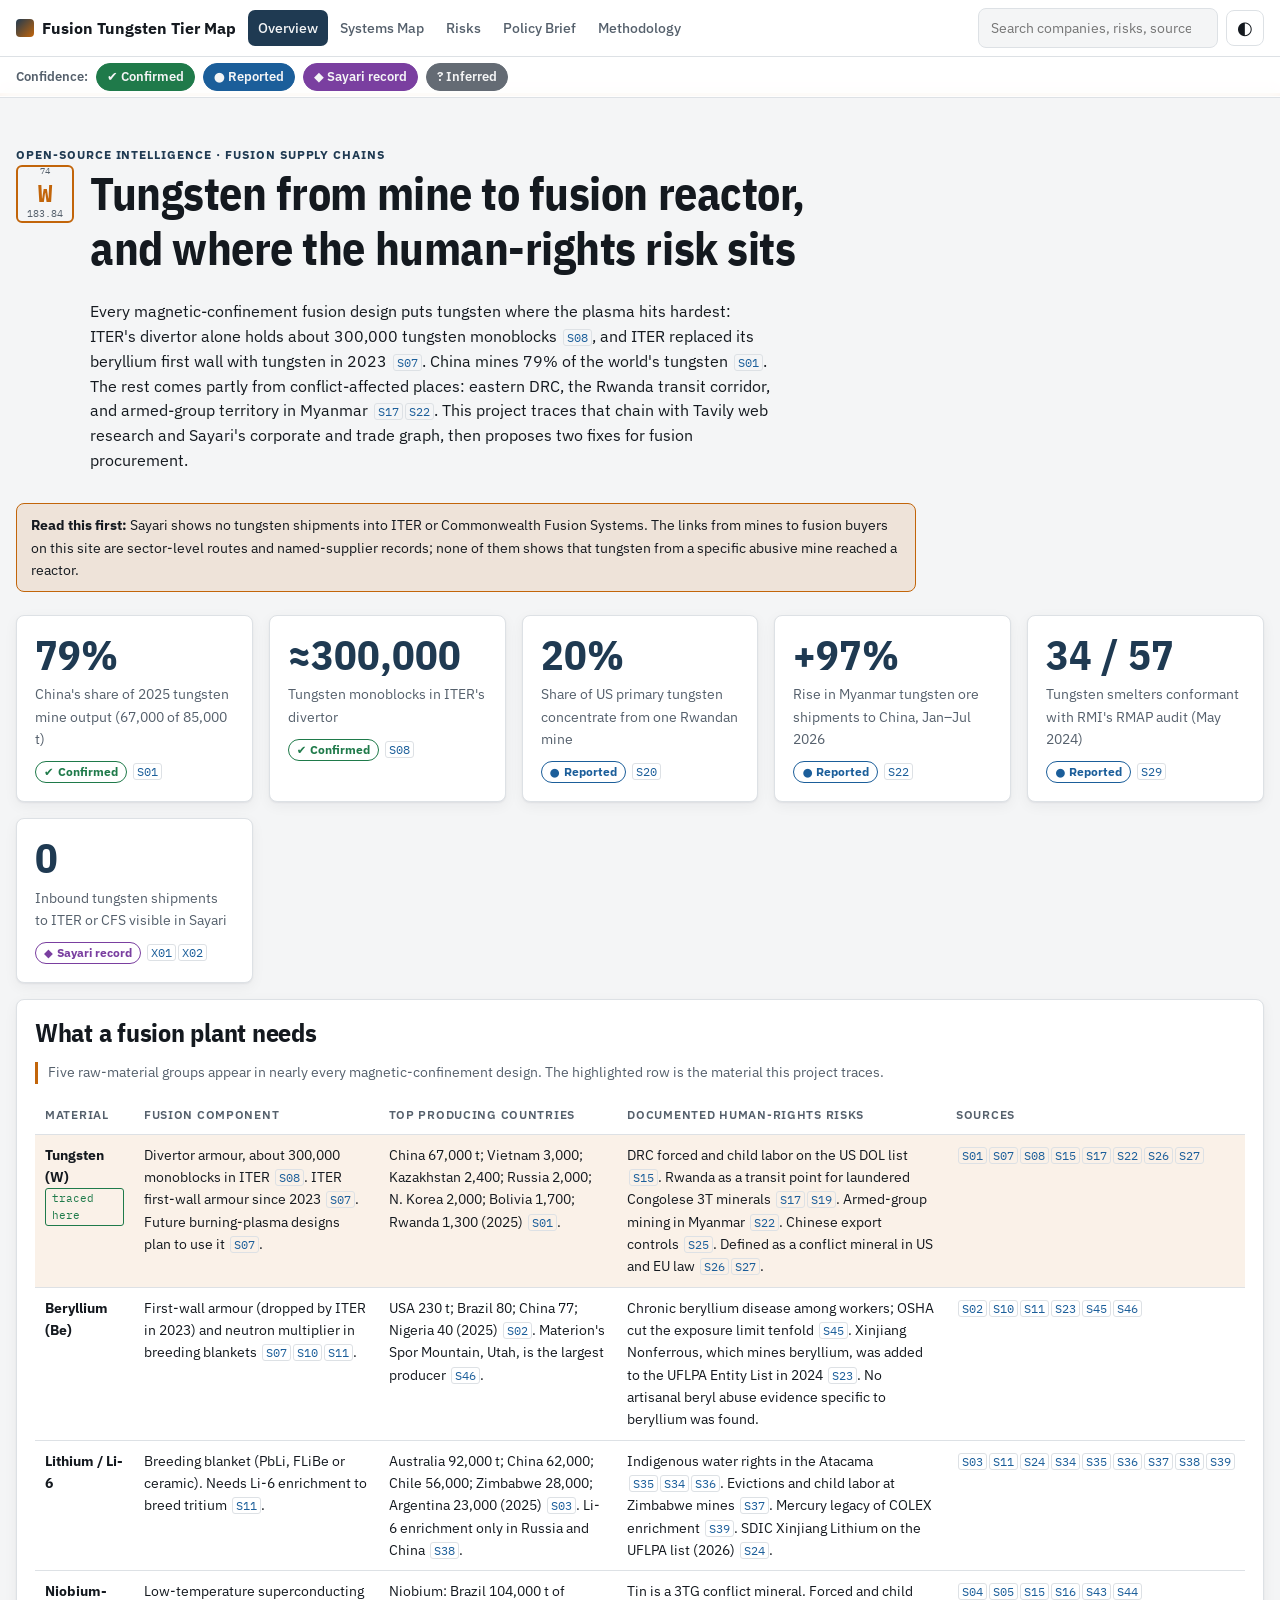
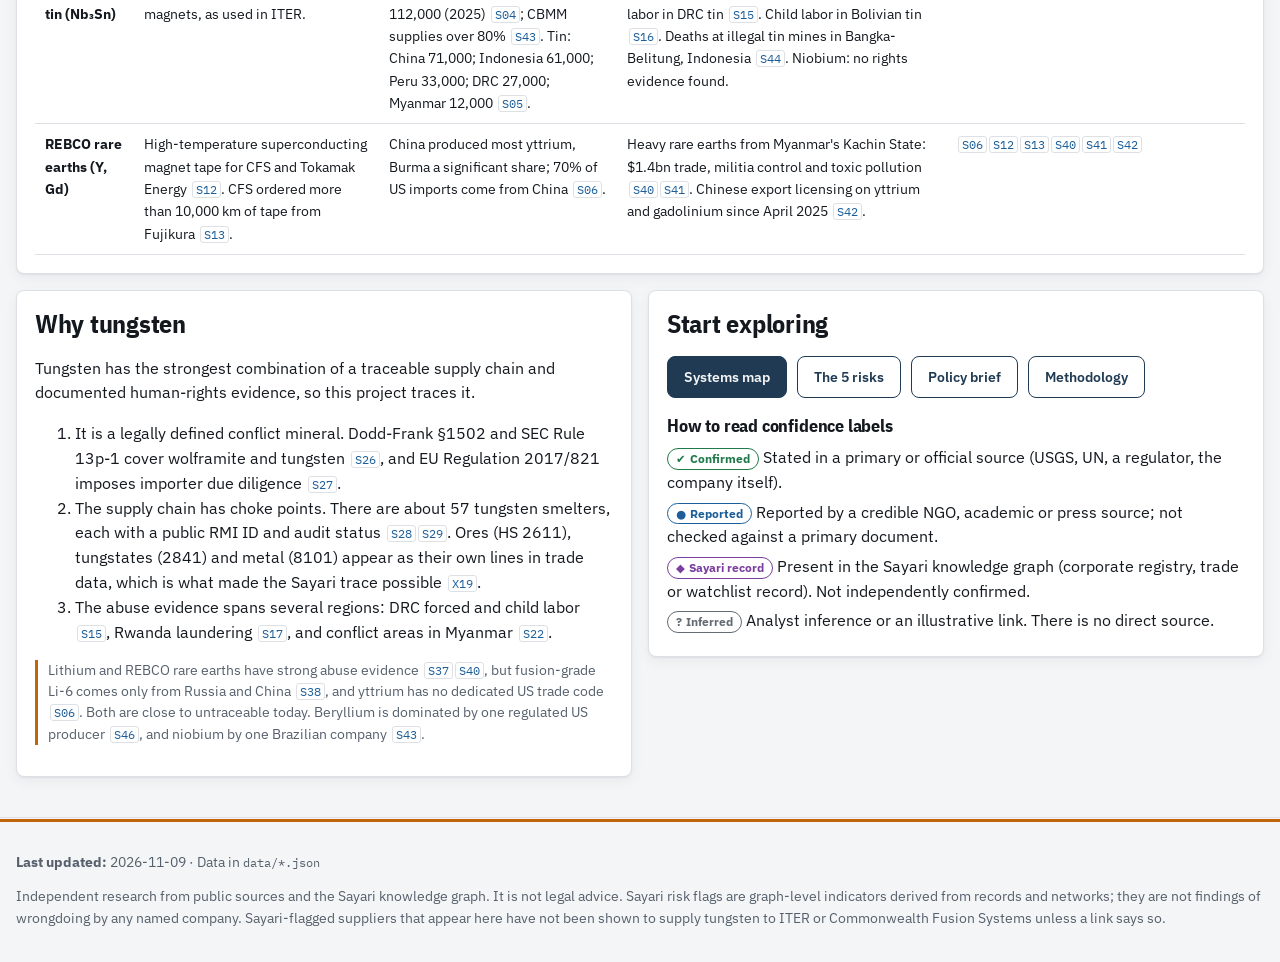
<file: index.html>
<!DOCTYPE html>
<html lang="en">
<head>
<meta charset="utf-8">
<meta name="viewport" content="width=device-width, initial-scale=1, viewport-fit=cover">
<title>Fusion Tungsten Tier Map</title>
<meta name="description" content="Open-source-intelligence map of tungsten from mine to fusion reactor: tiers, flows, human-rights risks and a policy brief, with every claim linked to its source.">
<link rel="preconnect" href="https://fonts.googleapis.com">
<link rel="stylesheet" href="https://fonts.googleapis.com/css2?family=IBM+Plex+Mono:wght@400;500&family=IBM+Plex+Sans+Condensed:wght@600;700&family=IBM+Plex+Sans:wght@400;500;600;700&display=swap">
<link rel="stylesheet" href="css/style.css">
<script>try{var t=localStorage.getItem('fw-theme');if(t)document.documentElement.dataset.theme=t}catch(e){}</script>
</head>
<body>
<a class="skip" href="#view">Skip to content</a>
<header class="topbar">
  <div class="topbar-row">
    <a class="brand" href="#overview" aria-label="Fusion Tungsten Tier Map home"><span class="brand-mark" aria-hidden="true"></span><span class="brand-text">Fusion Tungsten Tier Map</span></a>
    <button id="menuBtn" class="icon-btn menu-btn" aria-expanded="false" aria-controls="nav" aria-label="Toggle menu">☰</button>
    <nav id="nav" class="nav" aria-label="Sections"></nav>
    <div class="tools">
      <div class="search" role="search">
        <input id="q" type="search" placeholder="Search companies, risks, sources…" aria-label="Global search" autocomplete="off" aria-controls="results">
        <ul id="results" class="results" role="listbox" hidden></ul>
      </div>
      <button id="themeBtn" class="icon-btn" aria-label="Toggle light/dark theme" title="Toggle light/dark theme">◐</button>
    </div>
  </div>
  <div class="filterbar" id="filters" role="group" aria-label="Confidence filter">
    <span class="filter-label">Confidence:</span>
  </div>
</header>
<main id="view" tabindex="-1"></main>
<div id="loader" class="loader" role="status" aria-live="polite" hidden><span class="spinner"></span> Loading…</div>
<div id="tip" class="tip" role="tooltip" hidden></div>
<footer class="footer">
  <p><strong>Last updated:</strong> <span id="updated">…</span> · Data in <code>data/*.json</code></p>
  <p id="legal" class="legal"></p>
</footer>
<script type="module" src="js/app.js"></script>
</body>
</html>
</file>
<file: css/style.css>
/* Layout: sticky instrument-panel header, tabbed views, card grid; tier rows run deployment (top) to mine (bottom). */
:root{--bg:#f4f5f6;--panel:#ffffff;--ink:#14191f;--muted:#55606c;--line:#dde1e5;--accent:#1f3a52;--accent2:#c2650a;--link:#1b5e9a;
--sev-high:#b4232c;--sev-med:#b86a00;--sev-low:#3d7a4a;--trace:#1b5e9a;
--c-Confirmed:#1f7a4a;--c-Reported:#1b5e9a;--c-Sayari:#7a3fa0;--c-Inferred:#646b74;
--land:#dfe3e7;--land-line:#ffffff;--sea:#f4f5f6;
--mono:"IBM Plex Mono",ui-monospace,Menlo,monospace;
--shadow:0 1px 2px rgba(20,25,31,.06),0 4px 14px rgba(20,25,31,.05);--radius:8px;color-scheme:light}
@media (prefers-color-scheme: dark){:root:not([data-theme="light"]){--bg:#0f1317;--panel:#171c22;--ink:#e8ecf0;--muted:#9aa5b1;--line:#2a323b;--accent:#9cc3e6;--accent2:#f0a04b;--link:#8cc0f0;
--sev-high:#f0767c;--sev-med:#f0b35a;--sev-low:#7fcf91;--trace:#8cc0f0;
--c-Confirmed:#6fd39b;--c-Reported:#8cc0f0;--c-Sayari:#c99cf0;--c-Inferred:#a9b1ba;--land:#252c34;--land-line:#0f1317;--sea:#0f1317;--shadow:0 1px 3px rgba(0,0,0,.5);color-scheme:dark}}
:root[data-theme="dark"]{--bg:#0f1317;--panel:#171c22;--ink:#e8ecf0;--muted:#9aa5b1;--line:#2a323b;--accent:#9cc3e6;--accent2:#f0a04b;--link:#8cc0f0;
--sev-high:#f0767c;--sev-med:#f0b35a;--sev-low:#7fcf91;--trace:#8cc0f0;
--c-Confirmed:#6fd39b;--c-Reported:#8cc0f0;--c-Sayari:#c99cf0;--c-Inferred:#a9b1ba;--land:#252c34;--land-line:#0f1317;--sea:#0f1317;--shadow:0 1px 3px rgba(0,0,0,.5);color-scheme:dark}
*{box-sizing:border-box}
html{scroll-behavior:smooth;scroll-padding-top:120px}
body{margin:0;background:var(--bg);color:var(--ink);font:16px/1.55 "IBM Plex Sans",system-ui,-apple-system,"Segoe UI",sans-serif}
a{color:var(--link)}
h1,h2,h3{font-family:"IBM Plex Sans Condensed","Arial Narrow",system-ui,sans-serif;line-height:1.2;margin:0 0 .5em}
h1{font-size:clamp(1.8rem,4vw,2.9rem)}h2{font-size:1.6rem}h3{font-size:1.15rem}
:focus-visible{outline:3px solid var(--accent2);outline-offset:2px}
.skip{position:absolute;left:-999px}.skip:focus{left:8px;top:8px;background:var(--panel);padding:8px;z-index:9999}
.topbar{position:sticky;top:0;z-index:1000;background:color-mix(in srgb,var(--panel) 94%,transparent);backdrop-filter:blur(8px);border-bottom:1px solid var(--line)}
.topbar-row{display:flex;align-items:center;gap:12px;padding:8px 16px;max-width:1500px;margin:auto;flex-wrap:wrap}
.brand{display:flex;align-items:center;gap:8px;text-decoration:none;color:var(--ink);font-weight:700;white-space:nowrap}
.brand-mark{width:18px;height:18px;border-radius:4px;background:linear-gradient(135deg,var(--accent),var(--accent2))}
.nav{display:flex;gap:2px;flex:1;overflow-x:auto;scrollbar-width:thin}
.nav a{padding:7px 10px;border-radius:7px;text-decoration:none;color:var(--muted);font-size:.9rem;font-weight:500;white-space:nowrap}
.nav a:hover{background:var(--line);color:var(--ink)}
.nav a[aria-current=page]{background:var(--accent);color:var(--bg)}
.tools{display:flex;gap:8px;align-items:center}
.search{position:relative}
.search input{width:240px;max-width:100%;padding:8px 12px;border-radius:8px;border:1px solid var(--line);background:var(--bg);color:var(--ink);font:inherit;font-size:.9rem}
.results{position:absolute;right:0;top:110%;width:min(380px,92vw);background:var(--panel);border:1px solid var(--line);border-radius:var(--radius);box-shadow:var(--shadow);list-style:none;margin:0;padding:6px;max-height:60vh;overflow:auto;z-index:1200}
.results li{padding:8px 10px;border-radius:6px;cursor:pointer;font-size:.9rem}
.results li:hover,.results li[aria-selected=true]{background:var(--line)}
.results small{color:var(--muted);display:block}
.icon-btn{border:1px solid var(--line);background:var(--panel);color:var(--ink);border-radius:8px;width:38px;height:36px;cursor:pointer;font-size:1.1rem}
.icon-btn:hover{background:var(--line)}
.menu-btn{display:none}
.filterbar{display:flex;gap:8px;align-items:center;padding:6px 16px;max-width:1500px;margin:auto;font-size:.82rem;flex-wrap:wrap;border-top:1px solid var(--line)}
.filter-label{color:var(--muted);font-weight:600}
.chip{display:inline-flex;align-items:center;gap:6px;padding:3px 10px;border:1.5px solid var(--cc);border-radius:99px;cursor:pointer;user-select:none;color:var(--cc);background:transparent;font:inherit;font-size:.8rem;font-weight:600}
.chip[aria-pressed=true]{background:var(--cc);color:var(--bg)}
.chip .n{opacity:.8;font-weight:500}
.badge{display:inline-flex;align-items:center;gap:4px;padding:1px 8px;border-radius:99px;font-size:.72rem;font-weight:700;border:1.5px solid var(--cc);color:var(--cc);white-space:nowrap}
.badge::before{content:attr(data-icon)}
main{max-width:1500px;margin:auto;padding:20px 16px 40px;min-height:70vh;outline:none}
.tab{animation:fade .35s ease}
.tab[hidden]{display:none}
@keyframes fade{from{opacity:0;transform:translateY(8px)}to{opacity:1;transform:none}}
.loader{position:fixed;top:120px;left:50%;transform:translateX(-50%);background:var(--panel);padding:10px 18px;border-radius:99px;box-shadow:var(--shadow);z-index:1500;border:1px solid var(--line)}
.spinner{display:inline-block;width:14px;height:14px;border:2px solid var(--line);border-top-color:var(--accent);border-radius:50%;animation:spin .7s linear infinite;vertical-align:-2px}
@keyframes spin{to{transform:rotate(360deg)}}
.tip{position:fixed;z-index:3000;background:#1d1a17;color:#fff;padding:6px 10px;border-radius:6px;font-size:.8rem;max-width:280px;pointer-events:none;box-shadow:var(--shadow)}
.card{background:var(--panel);border:1px solid var(--line);border-radius:var(--radius);padding:18px;box-shadow:var(--shadow)}
.grid{display:grid;gap:16px}
.g2{grid-template-columns:repeat(auto-fit,minmax(320px,1fr))}
.g4{grid-template-columns:repeat(auto-fit,minmax(230px,1fr))}
.hero{padding:28px 0 8px;max-width:900px}
.eyebrow{text-transform:uppercase;letter-spacing:.12em;font-size:.75rem;color:var(--accent);font-weight:700}
.stat .num{font-family:"IBM Plex Sans Condensed","Arial Narrow",system-ui,sans-serif;font-size:2.6rem;font-weight:700;color:var(--accent);line-height:1}
.stat .lbl{color:var(--muted);font-size:.9rem;margin:8px 0}
.btnrow{display:flex;flex-wrap:wrap;gap:10px;margin:16px 0}
.btn{display:inline-block;padding:9px 16px;border-radius:8px;border:1px solid var(--accent);color:var(--accent);background:transparent;text-decoration:none;font-weight:600;font-size:.9rem;cursor:pointer;font-family:inherit}
.btn:hover,.btn.primary{background:var(--accent);color:var(--bg)}
.btn.small{padding:5px 10px;font-size:.8rem}
.note{font-size:.85rem;color:var(--muted);border-left:3px solid var(--accent2);padding-left:10px}
.warn{background:color-mix(in srgb,var(--accent2) 12%,transparent);border:1px solid var(--accent2);border-radius:8px;padding:10px 14px;font-size:.9rem}
.src{font-size:.8rem}.src a{margin-right:8px}
.empty{padding:30px;text-align:center;color:var(--muted);border:2px dashed var(--line);border-radius:var(--radius)}
/* map */
.maplayout{position:relative}
#map{height:calc(100vh - 230px);min-height:480px;border-radius:var(--radius);border:1px solid var(--line)}
.maptools{display:flex;gap:10px;flex-wrap:wrap;align-items:center;margin-bottom:10px}
.maptools label{display:inline-flex;gap:5px;align-items:center;font-size:.85rem;background:var(--panel);border:1px solid var(--line);padding:4px 10px;border-radius:99px;cursor:pointer}
.journey{position:absolute;left:12px;bottom:12px;z-index:900;max-width:min(380px,calc(100% - 24px));background:var(--panel);padding:10px 14px;border-radius:var(--radius);box-shadow:var(--shadow);font-size:.88rem;border:1px solid var(--line)}
.journey[hidden]{display:none}
.mk{width:16px;height:16px;border:2px solid #fff;box-shadow:0 0 0 1px rgba(0,0,0,.4)}
.mk.port{background:#1d4f9c;border-radius:3px}
.mk.factory{background:#a64b00;border-radius:50%}
.mk.hq{background:#6b3b1f;transform:rotate(45deg)}
.mk.farm{background:#176b3f;border-radius:50%;width:12px;height:12px}
.mk.processing{background:#7a5bb5;border-radius:3px;transform:rotate(45deg);width:13px;height:13px}
.mk.pulse{width:20px;height:20px;border-radius:50%;background:#ffd23f;animation:pulse 1s infinite}
@keyframes pulse{50%{box-shadow:0 0 0 12px rgba(255,210,63,0)}}
path.flow{stroke-dasharray:8 10;animation:dash 1.4s linear infinite}
@keyframes dash{to{stroke-dashoffset:-36}}
.leaflet-container{font-family:inherit}
.legend-box{font-size:.8rem;color:var(--muted)}
/* tiers */
.tierwrap{display:grid;grid-template-columns:1fr 340px;gap:12px}
#net{width:100%;height:calc(100vh - 250px);min-height:520px;background:var(--panel);border:1px solid var(--line);border-radius:var(--radius);touch-action:none}
.sidepanel{max-height:calc(100vh - 250px);overflow:auto}
.net-node rect{fill:var(--panel);stroke-width:2}
.net-node text{fill:var(--ink);font-size:11px;pointer-events:none}
.net-node{cursor:pointer}
.net-node:focus-visible rect{stroke:var(--accent2);stroke-width:4}
.net-node.dim,.net-link.dim{opacity:.12}
.band text{fill:var(--muted);font-size:11px;font-weight:700;text-transform:uppercase}
.band line{stroke:var(--line);stroke-dasharray:2 4}
.net-link{stroke:var(--muted);fill:none}
.net-link.claim{stroke-dasharray:6 5;stroke:var(--accent2)}
.net-link.hl{stroke:var(--accent);stroke-width:3.5!important}
/* timeline */
.tl-scroll{overflow-x:auto;background:var(--panel);border:1px solid var(--line);border-radius:var(--radius);padding:8px}
.tl{position:relative;height:560px}
.tl-axis{position:absolute;left:0;right:0;top:280px;height:3px;background:var(--ink)}
.tl-tick{position:absolute;top:286px;font-size:.72rem;color:var(--muted);transform:translateX(-50%)}
.tl-tick::before{content:"";position:absolute;left:50%;top:-10px;height:7px;border-left:1px solid var(--muted)}
.tl-ev{position:absolute;width:168px;text-align:left;background:var(--panel);border:1.5px solid var(--cc);border-radius:8px;padding:5px 8px;font:inherit;font-size:.76rem;line-height:1.25;cursor:pointer;color:var(--ink)}
.tl-ev:hover,.tl-ev[aria-pressed=true]{background:var(--cc);color:var(--bg)}
.tl-stem{position:absolute;width:0;border-left:2px solid var(--cc)}
.tl-dot{position:absolute;width:12px;height:12px;border-radius:50%;background:var(--cc);transform:translate(-50%,-50%);top:281.5px;border:2px solid var(--panel)}
.tl-side{position:absolute;left:8px;font-size:.72rem;font-weight:700;text-transform:uppercase;color:var(--muted);letter-spacing:.08em}
/* tables */
.tablewrap{overflow-x:auto}
table{width:100%;border-collapse:collapse;font-size:.88rem}
th,td{padding:9px 10px;border-bottom:1px solid var(--line);text-align:left;vertical-align:top}
th{position:sticky;top:0;background:var(--panel);cursor:pointer;user-select:none;white-space:nowrap}
th[aria-sort=ascending]::after{content:" ▲"}th[aria-sort=descending]::after{content:" ▼"}
.controls{display:flex;gap:10px;flex-wrap:wrap;margin-bottom:12px}
.controls input,.controls select{padding:8px 10px;border-radius:8px;border:1px solid var(--line);background:var(--bg);color:var(--ink);font:inherit}
.pair{display:grid;grid-template-columns:1fr 1fr;gap:12px}
.pair .a{border-top:4px solid var(--accent2)}.pair .r{border-top:4px solid var(--c-Confirmed)}
.charts canvas{max-height:360px}
.chartcard{position:relative}
.chartcard canvas[style*='hidden']{display:none}
.chartcard .ov{min-height:240px;display:flex;align-items:center;justify-content:center;text-align:center;color:var(--muted);background:var(--panel);border-radius:8px;font-size:.9rem;padding:16px}
dl.kv{display:grid;grid-template-columns:130px 1fr;gap:6px 14px;margin:0}dl.kv dt{color:var(--muted);font-weight:600}dl.kv dd{margin:0}
.footer{border-top:1px solid var(--line);padding:20px 16px;max-width:1500px;margin:auto;color:var(--muted);font-size:.85rem}
@media(max-width:900px){
 .menu-btn{display:block;margin-left:auto}
 .nav{display:none;flex-basis:100%;flex-direction:column;order:5}
 .nav.open{display:flex}
 .tools{flex-basis:100%;order:4}.search{flex:1}.search input{width:100%}
 .tierwrap{grid-template-columns:1fr}.sidepanel{max-height:none}
 #net{height:62vh}#map{height:68vh}
 .pair{grid-template-columns:1fr}
}
@media(prefers-reduced-motion:reduce){*{animation:none!important;scroll-behavior:auto}}
[hidden]{display:none!important}

/* ---- fusion additions ---- */
h1,h2,h3{text-wrap:balance;letter-spacing:-.01em}
.eyebrow{text-transform:uppercase;letter-spacing:.08em}
code,.mono{font-family:var(--mono);font-size:.86em}
.wbox{display:inline-grid;place-items:center;width:58px;height:58px;border:2px solid var(--accent2);border-radius:6px;font-family:var(--mono);line-height:1;flex:none}
.wbox b{font-size:1.5rem;color:var(--accent2)}.wbox small{font-size:.6rem;color:var(--muted)}
.wbox i{font-style:normal;font-size:.55rem;color:var(--muted);align-self:start}
.herohead{display:flex;gap:16px;align-items:flex-start}
.tbl{width:100%;border-collapse:collapse;font-size:.9rem}
.tbl th,.tbl td{text-align:left;padding:9px 10px;border-bottom:1px solid var(--line);vertical-align:top}
.tbl th{font-size:.75rem;text-transform:uppercase;letter-spacing:.06em;color:var(--muted);font-weight:600}
.tbl tr.pick td{background:color-mix(in srgb,var(--accent2) 9%,transparent)}
.tbl td{min-width:0}
.cite{font-family:var(--mono);font-size:.72rem;text-decoration:none;padding:0 3px;border-radius:3px;border:1px solid var(--line);margin-left:2px;white-space:nowrap}
.cite:hover{background:var(--line)}
.sev{display:inline-flex;align-items:center;gap:6px;font-size:.78rem;font-weight:600}
.meter{display:inline-flex;gap:3px}.meter span{width:14px;height:8px;border-radius:2px;background:var(--line)}
.meter.s span.on{background:var(--sev-high)}.meter.t span.on{background:var(--trace)}
.risk{display:grid;grid-template-columns:auto 1fr;gap:4px 16px;border-left:4px solid var(--sev);padding-left:14px}
.risk .rank{font-family:var(--mono);font-size:1.4rem;color:var(--muted);grid-row:span 3}
.split{display:grid;grid-template-columns:1fr 1fr;gap:16px}
.factbox{border:1px solid var(--line);border-radius:6px;padding:10px 12px}
.factbox h4{margin:0 0 6px;font-size:.78rem;text-transform:uppercase;letter-spacing:.07em;color:var(--muted)}
.factbox.inf{border-style:dashed}
.factbox ul{margin:0;padding-left:18px}.factbox li{margin:.25em 0}
.matrix svg text{fill:var(--ink);font-size:11px;font-family:"IBM Plex Sans",system-ui,sans-serif}
.matrix .axis line,.matrix .axis path{stroke:var(--line)}
.matrix .grid line{stroke:var(--line);stroke-dasharray:2 3}
#worldmap{width:100%;height:auto;display:block;background:var(--sea);border-radius:var(--radius);border:1px solid var(--line)}
#worldmap .land{fill:var(--land);stroke:var(--land-line);stroke-width:.5}
#worldmap .prod{stroke:var(--land-line);stroke-width:.5;cursor:pointer}
#worldmap .arc{fill:none;stroke-linecap:round;opacity:.85}
#worldmap .arc.dash{stroke-dasharray:4 4;animation:dash 1.6s linear infinite}
@keyframes dash{to{stroke-dashoffset:-16}}
@media (prefers-reduced-motion:reduce){#worldmap .arc.dash{animation:none}}
#worldmap .node circle{stroke:var(--panel);stroke-width:1.5}
#worldmap .node text{fill:var(--ink);font-size:10px;paint-order:stroke;stroke:var(--sea);stroke-width:3px}
.mapwrap{overflow-x:auto}
.legend-row{display:flex;flex-wrap:wrap;gap:12px;font-size:.8rem;color:var(--muted);align-items:center}
.sw{display:inline-block;width:14px;height:10px;border-radius:2px;vertical-align:middle;margin-right:4px}
.brief{max-width:780px;margin:auto}
.brief p,.brief li{line-height:1.6}
.brief .memo-head{font-family:var(--mono);font-size:.8rem;color:var(--muted);border-bottom:2px solid var(--ink);padding-bottom:8px;margin-bottom:14px;display:grid;grid-template-columns:auto 1fr;gap:2px 12px}
.tag{display:inline-block;font-family:var(--mono);font-size:.68rem;padding:1px 6px;border-radius:3px;border:1px solid currentColor;vertical-align:1px}
.tag.v{color:var(--c-Confirmed)}.tag.i{color:var(--c-Inferred)}
.subtabs{display:flex;gap:6px;margin:0 0 12px;flex-wrap:wrap}
@media (max-width:760px){.split{grid-template-columns:1fr}.herohead{flex-direction:column}}
.topbar{top:env(safe-area-inset-top,0px)}
body::before{content:"";position:fixed;inset:0 0 auto;height:env(safe-area-inset-top,0px);z-index:1001;background:var(--panel)}
main{padding-left:max(16px,env(safe-area-inset-left,0px));padding-right:max(16px,env(safe-area-inset-right,0px))}
.topbar-row,.filterbar,.footer{padding-left:max(16px,env(safe-area-inset-left,0px));padding-right:max(16px,env(safe-area-inset-right,0px))}
.tbl th{position:static;cursor:default;white-space:normal}
.card{min-width:0}
.tip{background:var(--ink);color:var(--bg)}
</file>
